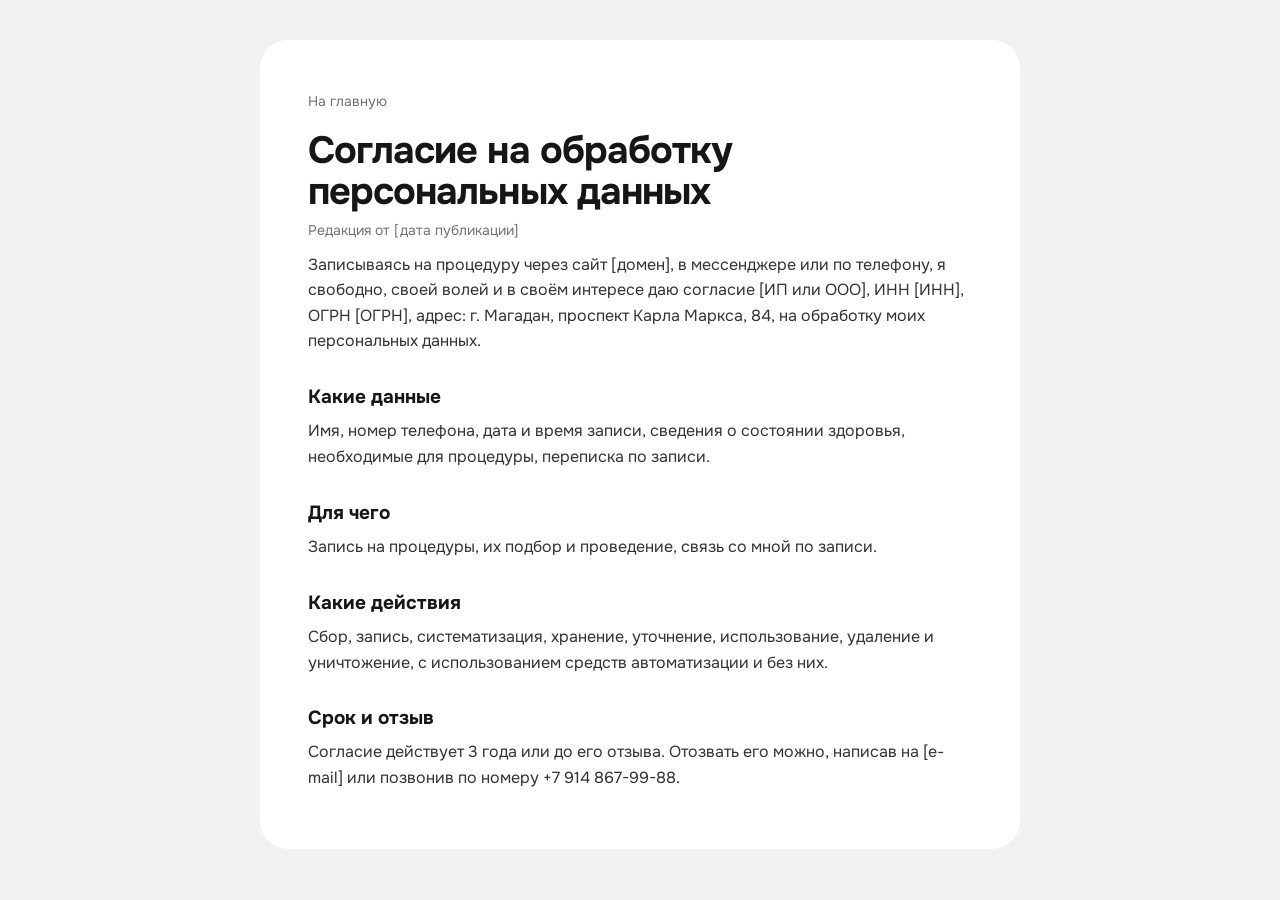
<file: consent.html>
<!doctype html>
<html lang="ru">
<head>
<meta charset="utf-8">
<meta name="viewport" content="width=device-width, initial-scale=1">
<meta name="robots" content="noindex, nofollow">
<title>Согласие на обработку персональных данных | Ветеринарный кабинет</title>
<link rel="icon" href="data:image/svg+xml,%3Csvg xmlns='http://www.w3.org/2000/svg' viewBox='0 0 32 32'%3E%3Crect width='32' height='32' rx='16' fill='%232f7a64'/%3E%3Ctext x='16' y='22' text-anchor='middle' font-family='Georgia' font-size='17' fill='%23ffffff'%3E%D0%92%3C/text%3E%3C/svg%3E">
<link rel="stylesheet" href="https://fonts.googleapis.com/css2?family=Onest:wght@400;600;700&display=swap">
<link rel="stylesheet" href="doc.css">
</head>
<body>
<main class="doc">
  <a class="back" href="index.html">На главную</a>
  <h1>Согласие на обработку персональных данных</h1>
  <p class="upd">Редакция от [дата публикации]</p>

  <p>Записываясь на процедуру через сайт [домен], в мессенджере или по телефону, я свободно, своей волей и в своём
  интересе даю согласие [ИП или ООО], ИНН [ИНН], ОГРН [ОГРН], адрес:
  г. Магадан, проспект Карла Маркса, 84, на обработку моих персональных данных.</p>

  <h2>Какие данные</h2>
  <p>Имя, номер телефона, дата и время записи, сведения о состоянии здоровья, необходимые для процедуры, переписка по записи.</p>

  <h2>Для чего</h2>
  <p>Запись на процедуры, их подбор и проведение, связь со мной по записи.</p>

  <h2>Какие действия</h2>
  <p>Сбор, запись, систематизация, хранение, уточнение, использование, 
  удаление и уничтожение, с использованием средств автоматизации и без них.</p>

  <h2>Срок и отзыв</h2>
  <p>Согласие действует 3 года или до его отзыва. Отозвать его можно, написав на [e-mail] или позвонив
  по номеру +7 914 867-99-88.</p>
</main>
</body>
</html>
</file>
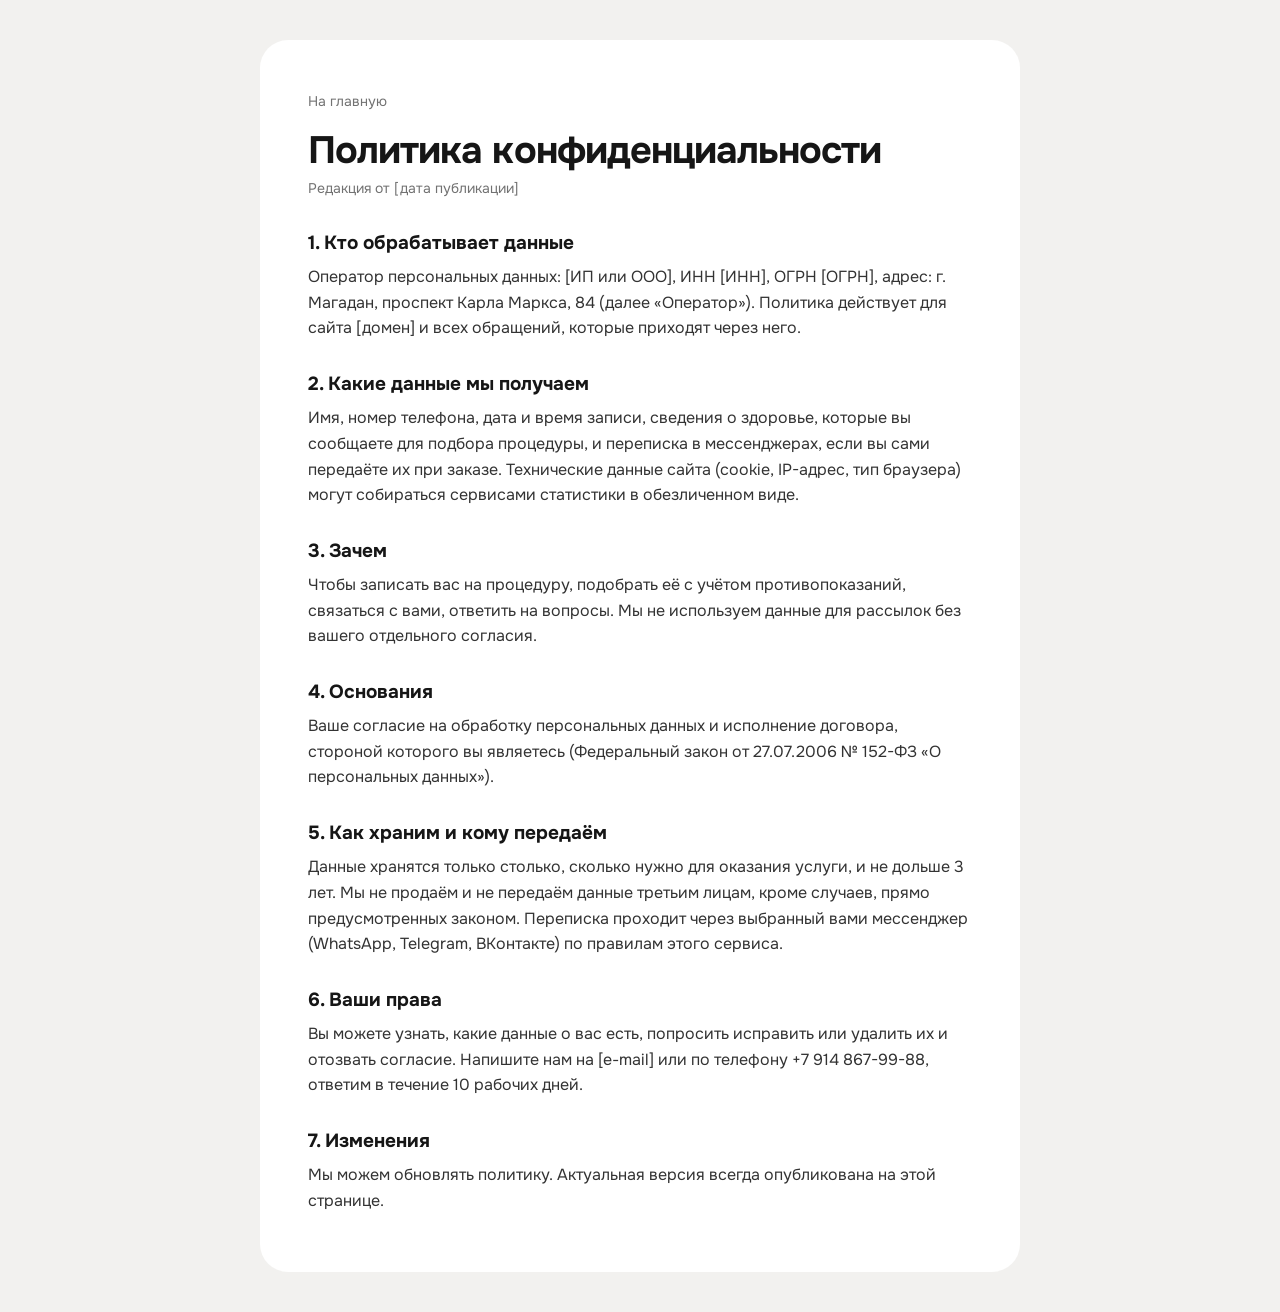
<file: privacy.html>
<!doctype html>
<html lang="ru">
<head>
<meta charset="utf-8">
<meta name="viewport" content="width=device-width, initial-scale=1">
<meta name="robots" content="noindex, nofollow">
<title>Политика конфиденциальности | Ветеринарный кабинет</title>
<link rel="icon" href="data:image/svg+xml,%3Csvg xmlns='http://www.w3.org/2000/svg' viewBox='0 0 32 32'%3E%3Crect width='32' height='32' rx='16' fill='%232f7a64'/%3E%3Ctext x='16' y='22' text-anchor='middle' font-family='Georgia' font-size='17' fill='%23ffffff'%3E%D0%92%3C/text%3E%3C/svg%3E">
<link rel="stylesheet" href="https://fonts.googleapis.com/css2?family=Onest:wght@400;600;700&display=swap">
<link rel="stylesheet" href="doc.css">
</head>
<body>
<main class="doc">
  <a class="back" href="index.html">На главную</a>
  <h1>Политика конфиденциальности</h1>
  <p class="upd">Редакция от [дата публикации]</p>

  <h2>1. Кто обрабатывает данные</h2>
  <p>Оператор персональных данных: [ИП или ООО], ИНН [ИНН], ОГРН [ОГРН],
  адрес: г. Магадан, проспект Карла Маркса, 84 (далее «Оператор»). Политика действует для сайта [домен] и всех
  обращений, которые приходят через него.</p>

  <h2>2. Какие данные мы получаем</h2>
  <p>Имя, номер телефона, дата и время записи, сведения о здоровье, которые вы сообщаете для подбора процедуры, и переписка в
  мессенджерах, если вы сами передаёте их при заказе. Технические данные сайта (cookie, IP-адрес, тип
  браузера) могут собираться сервисами статистики в обезличенном виде.</p>

  <h2>3. Зачем</h2>
  <p>Чтобы записать вас на процедуру, подобрать её с учётом противопоказаний, связаться с вами,
  ответить на вопросы. Мы не используем данные для рассылок без вашего отдельного согласия.</p>

  <h2>4. Основания</h2>
  <p>Ваше согласие на обработку персональных данных и исполнение договора, стороной которого вы являетесь
  (Федеральный закон от 27.07.2006 № 152-ФЗ «О персональных данных»).</p>

  <h2>5. Как храним и кому передаём</h2>
  <p>Данные хранятся только столько, сколько нужно для оказания услуги, и не дольше 3 лет. Мы не продаём
  и не передаём данные третьим лицам, кроме случаев, прямо
  предусмотренных законом. Переписка проходит через выбранный вами мессенджер (WhatsApp, Telegram,
  ВКонтакте) по правилам этого сервиса.</p>

  <h2>6. Ваши права</h2>
  <p>Вы можете узнать, какие данные о вас есть, попросить исправить или удалить их и отозвать согласие.
  Напишите нам на [e-mail] или по телефону +7 914 867-99-88, ответим в течение 10 рабочих дней.</p>

  <h2>7. Изменения</h2>
  <p>Мы можем обновлять политику. Актуальная версия всегда опубликована на этой странице.</p>
</main>
</body>
</html>
</file>
<file: doc.css>
:root { --page: #f2f1ef; --card: #fff; --ink: #161616; --muted: #727272; --accent: #2f7a64 }
* { box-sizing: border-box }
body { margin: 0; background: var(--page); color: var(--ink); font: 400 16px/1.6 "Onest", system-ui, sans-serif; padding: 16px }
.doc { max-width: 760px; margin: 24px auto; background: var(--card); border-radius: 28px; padding: clamp(24px, 5vw, 48px) }
.back { color: var(--muted); text-decoration: none; font-size: 14px }
.back:hover { color: var(--ink) }
h1 { font-size: clamp(28px, 4vw, 38px); letter-spacing: -0.025em; line-height: 1.1; margin: 16px 0 6px }
h2 { font-size: 19px; margin: 28px 0 6px }
p { margin: 0 0 10px; color: #333 }
.upd { color: var(--muted); font-size: 14px }
</file>
